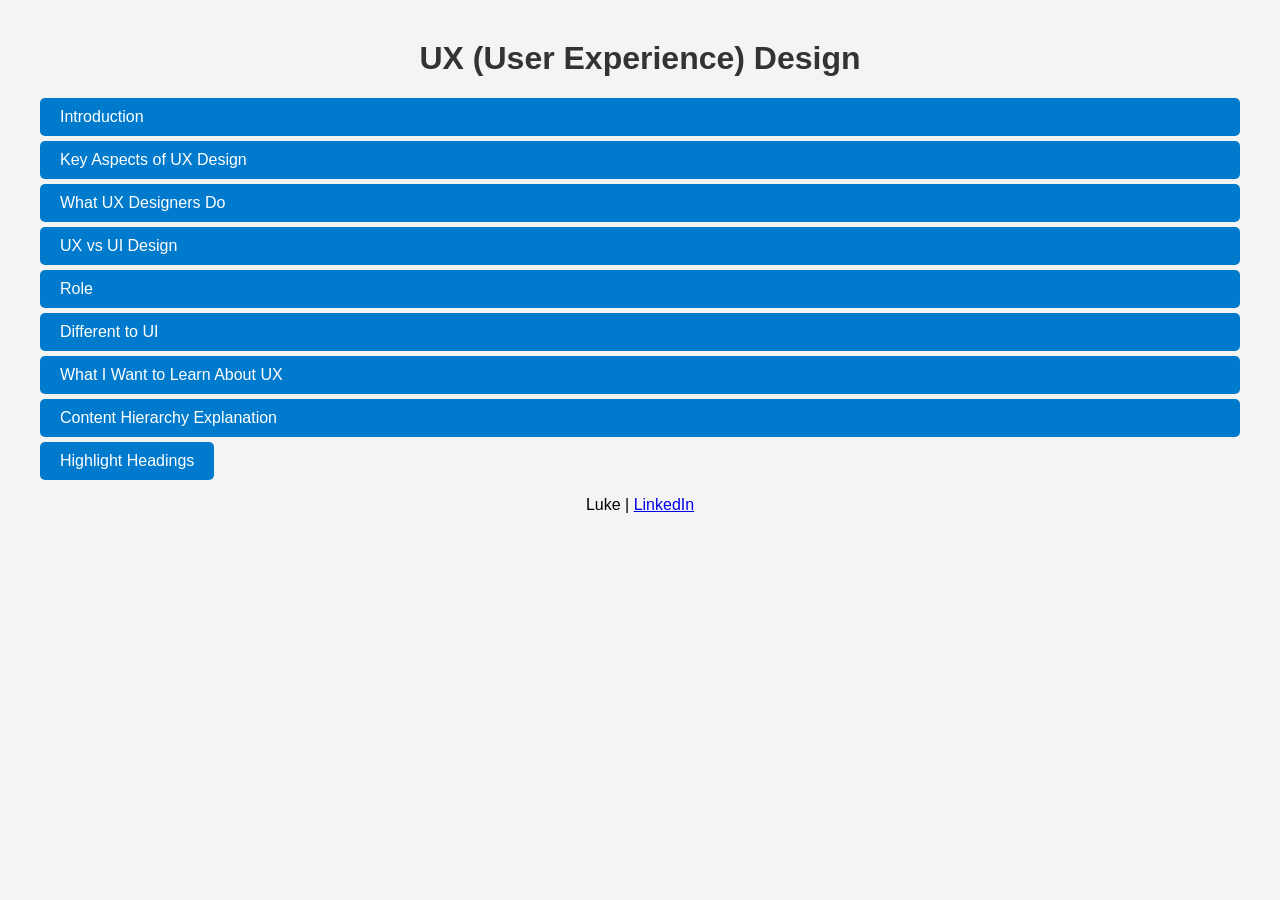
<file: index.html>
<!DOCTYPE html>
<html lang="en">
<head>
    <meta charset="UTF-8">
    <title>UX Design - HIT226 Prework</title>
    <link rel="stylesheet" href="style.css">
    <script src="script.js" defer></script>
</head>
<body>
    <header>
        <h1>UX (User Experience) Design</h1>
    </header>

    <main>
        <section id="introduction">
            <button class="accordion">Introduction</button>
            <div class="panel">
                <p>UX (User Experience) design is the process of creating products, apps, or services that are easy, efficient, and enjoyable for people to use, focusing on the user's entire journey from start to finish, not just the look. It involves understanding user needs through research, designing intuitive interactions, and ensuring the final product solves problems and provides a positive, meaningful experience, blending psychology, design, and technology.</p>
            </div>
        </section>

        <section id="key-aspects">
            <button class="accordion">Key Aspects of UX Design</button>
            <div class="panel">
                <ul>
                    <li><strong>User-Centered:</strong> Puts the user's needs, behaviors, and goals at the core of every decision.</li>
                    <li><strong>Holistic Experience:</strong> Considers the entire interaction, including branding, usability, function, and accessibility.</li>
                    <li><strong>Problem-Solving:</strong> Identifies user pain points and designs creative solutions to make tasks intuitive and seamless.</li>
                    <li><strong>Research-Driven:</strong> Uses user research, testing, and data analysis to inform design choices.</li>
                </ul>
            </div>
        </section>

        <section id="roles">
            <button class="accordion">What UX Designers Do</button>
            <div class="panel">
                <ul>
                    <li>Conduct user research to understand what users need and how they behave.</li>
                    <li>Develop user flows, wireframes, and prototypes to map out the product's structure.</li>
                    <li>Collaborate with developers and product managers to build the product.</li>
                    <li>Design for usability, accessibility, and overall satisfaction.</li>
                </ul>
            </div>
        </section>

        <section id="ux-vs-ui">
            <button class="accordion">UX vs UI Design</button>
            <div class="panel">
                <p><strong>UX (User Experience):</strong> The overall feeling and journey (the "why" and "how" of using a product).</p>
                <p><strong>UI (User Interface):</strong> The visual elements and interactive parts (colors, buttons, layout) that users see and touch.</p>
                <p>In essence, UX design makes products feel intuitive, valuable, and even delightful, ensuring people can achieve their goals effortlessly.</p>
            </div>
        </section>

        <section id="role">
            <button class="accordion">Role</button>
            <div class="panel">
                <p>UX (User Experience) designer makes digital products like apps and websites usable, enjoyable, and accessible by focusing on the how (interaction, structure, flow) rather than just the look, conducting user research, creating wireframes/prototypes, and testing designs to solve user problems and meet business goals, acting as the user's advocate. They research user needs, map journeys, design intuitive layouts, and collaborate with developers and visual (UI) designers to create seamless, efficient, and satisfying experiences.</p>
            </div>
        </section>

        <section id="different-to-ui">
            <button class="accordion">Different to UI</button>
            <div class="panel">
                <p>UX (User Experience) is the overall feeling and journey a user has with a product, focusing on research, structure, and problem-solving (the "why" and "how it works"), while UI (User Interface) is about the product's look, feel, and interactivity, dealing with visual elements like colors, buttons, and layout (the "what it looks like"). UX is the blueprint for a seamless, efficient, and enjoyable experience, whereas UI brings that blueprint to life with an attractive, user-friendly visual design.</p>
            </div>
        </section>

        <section id="my-goals">
            <button class="accordion">What I Want to Learn About UX</button>
            <div class="panel">
                <p>Throughout my understanding of UX design, I want to learn how to make apps and websites enjoyable for users. I'm very interested in the learning process of how research and testing can be incorporated to make products useable by the majority. I want to explore prototyping, to see ideas come to life.</p>
            </div>
        </section>

        <section id="content-hierarchy">
            <button class="accordion">Content Hierarchy Explanation</button>
            <div class="panel">
                <p>This page's content hierarchy:</p>
                <ul>
                    <li>H1: UX (User Experience) Design — Main Page Title</li>
                    <li>H2: Introduction — Wrapped in a &lt;section&gt; element</li>
                    <li>H2: Key Aspects of UX Design — Wrapped in a &lt;section&gt; element</li>
                    <li>H2: What UX Designers Do — Wrapped in a &lt;section&gt; element</li>
                    <li>H2: UX vs UI Design — Wrapped in a &lt;section&gt; element</li>
                    <li>H2: What I Want to Learn About UX — Wrapped in a &lt;section&gt; element</li>
                    <li>H2: Content Hierarchy Explanation — Wrapped in a &lt;section&gt; element</li>
                </ul>
                <p>Information starts from general (H1) to specific (H2), and each main section is semantically marked up with a &lt;section&gt; tag.</p>
            </div>
        </section>

        <button onclick="highlightHeadings()">Highlight Headings</button>
    </main>

    <footer>
        <p>Luke | <a href="https://www.linkedin.com/in/luke-6ab0783b5/">LinkedIn</a></p>
    </footer>
</body>
</html>
</file>
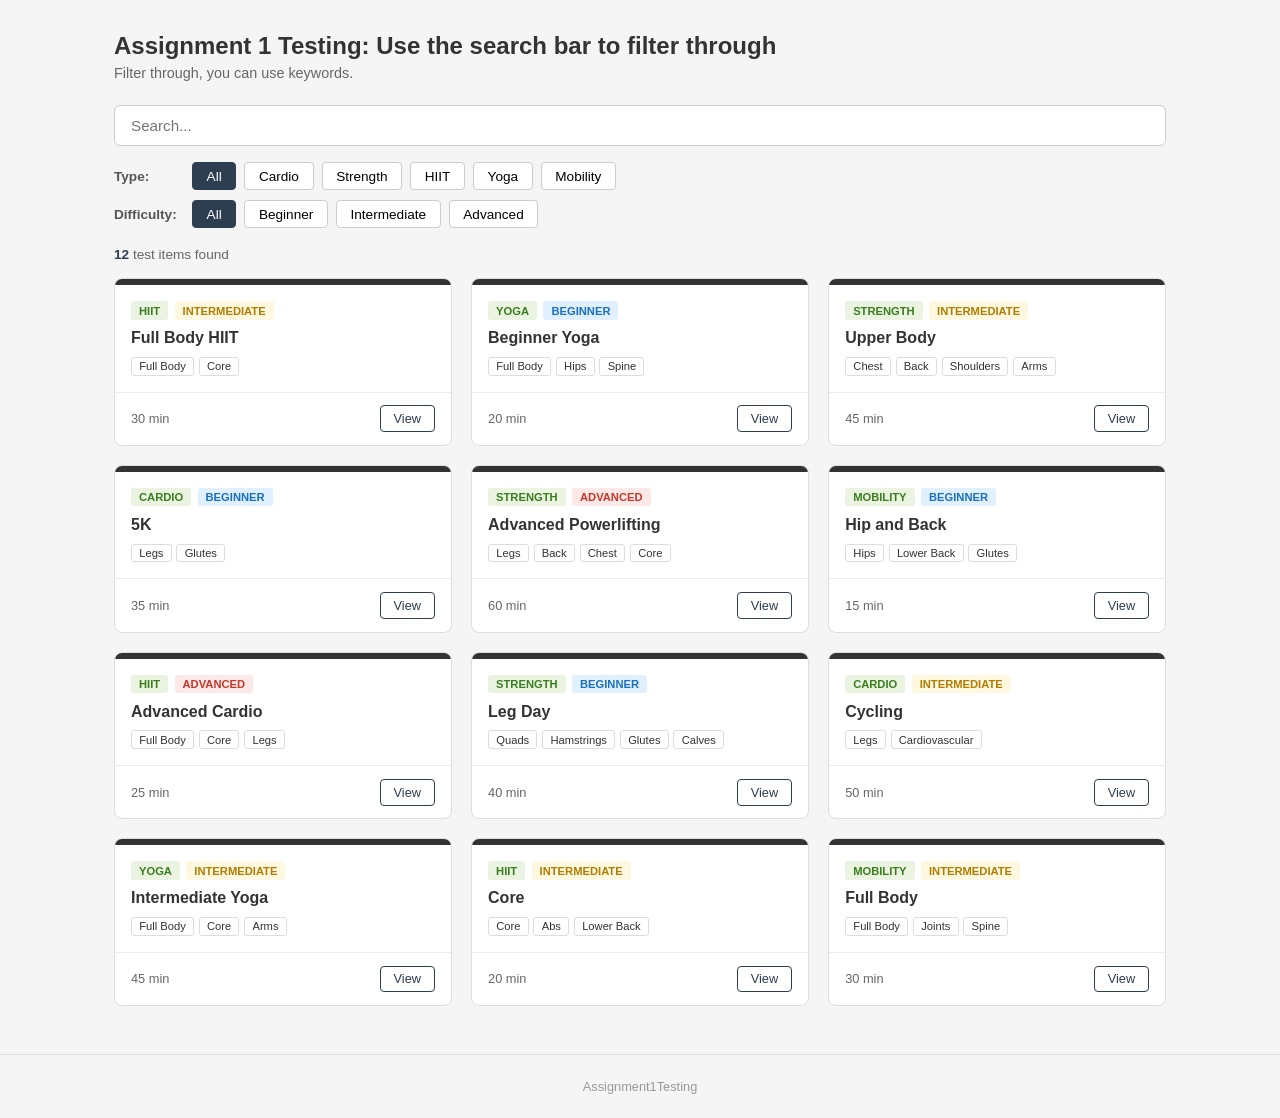
<file: assignment1/index.html>
<!DOCTYPE html>
<html lang="en">
<head>
  <meta charset="UTF-8" />
  <meta name="viewport" content="width=device-width, initial-scale=1.0"/>
  <title>Assignment1</title>
  <link rel="stylesheet" href="style.css" />
</head>
<body>
  <main>
    <div class="intro">
      <h2>Assignment 1 Testing: Use the search bar to filter through</h2>
      <p>Filter through, you can use keywords.</p>
    </div>

    <input type="text" id="searchInput" placeholder="Search..." />

    <div class="filters">
      <div class="filter-group">
        <label>Type:</label>
        <button class="filter-btn active" data-filter="type" data-value="all">All</button>
        <button class="filter-btn" data-filter="type" data-value="Cardio">Cardio</button>
        <button class="filter-btn" data-filter="type" data-value="Strength">Strength</button>
        <button class="filter-btn" data-filter="type" data-value="HIIT">HIIT</button>
        <button class="filter-btn" data-filter="type" data-value="Yoga">Yoga</button>
        <button class="filter-btn" data-filter="type" data-value="Mobility">Mobility</button>
      </div>
      <div class="filter-group">
        <label>Difficulty:</label>
        <button class="filter-btn active" data-filter="difficulty" data-value="all">All</button>
        <button class="filter-btn" data-filter="difficulty" data-value="Beginner">Beginner</button>
        <button class="filter-btn" data-filter="difficulty" data-value="Intermediate">Intermediate</button>
        <button class="filter-btn" data-filter="difficulty" data-value="Advanced">Advanced</button>
      </div>
    </div>

    <p class="result-count"><span id="resultCount">0</span> test items found</p>

    <div class="grid" id="workoutGrid"></div>
  </main>

  <footer>
    <p>Assignment1Testing</p>
  </footer>

  <script src="script.js"></script>
</body>
</html>
</file>
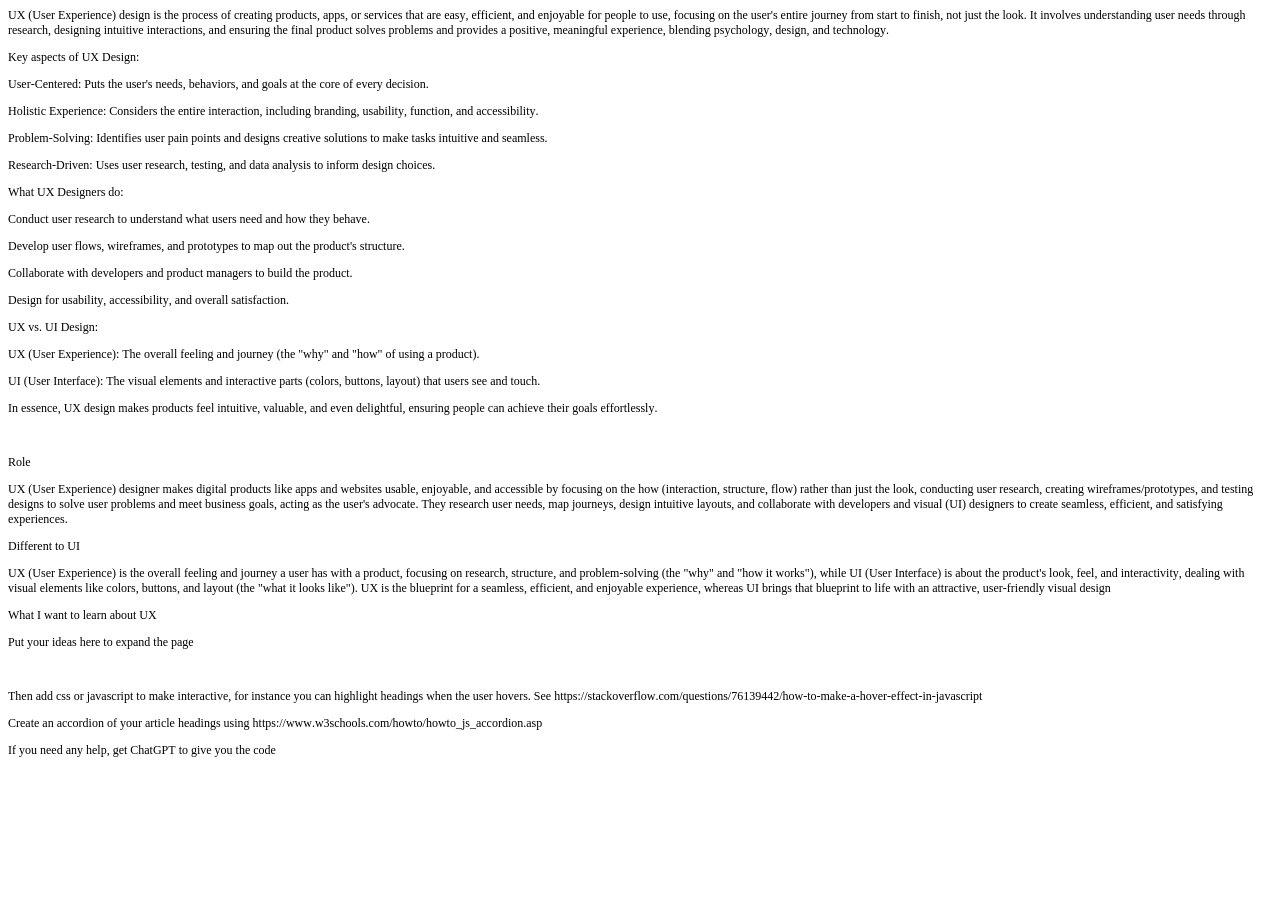
<file: UXdesign.html>
<!DOCTYPE html PUBLIC "-//W3C//DTD HTML 4.01//EN" "http://www.w3.org/TR/html4/strict.dtd">
<html>
<head>
  <meta http-equiv="Content-Type" content="text/html; charset=utf-8">
  <meta http-equiv="Content-Style-Type" content="text/css">
  <title></title>
  <meta name="Generator" content="Cocoa HTML Writer">
  <meta name="CocoaVersion" content="2487.7">
  <style type="text/css">
    p.p1 {margin: 0.0px 0.0px 12.0px 0.0px; font: 12.0px Times; -webkit-text-stroke: #000000}
    p.p2 {margin: 0.0px 0.0px 12.0px 0.0px; font: 12.0px Times; -webkit-text-stroke: #000000; min-height: 14.0px}
    span.s1 {font-kerning: none}
  </style>
</head>
<body>
<p class="p1"><span class="s1">UX (User Experience) design is the process of creating products, apps, or services that are easy, efficient, and enjoyable for people to use, focusing on the user's entire journey from start to finish, not just the look. It involves understanding user needs through research, designing intuitive interactions, and ensuring the final product solves problems and provides a positive, meaningful experience, blending psychology, design, and technology.<span class="Apple-converted-space"> </span></span></p>
<p class="p1"><span class="s1">Key aspects of UX Design:</span></p>
<p class="p1"><span class="s1">User-Centered: Puts the user's needs, behaviors, and goals at the core of every decision.</span></p>
<p class="p1"><span class="s1">Holistic Experience: Considers the entire interaction, including branding, usability, function, and accessibility.</span></p>
<p class="p1"><span class="s1">Problem-Solving: Identifies user pain points and designs creative solutions to make tasks intuitive and seamless.</span></p>
<p class="p1"><span class="s1">Research-Driven: Uses user research, testing, and data analysis to inform design choices.<span class="Apple-converted-space"> </span></span></p>
<p class="p1"><span class="s1">What UX Designers do:</span></p>
<p class="p1"><span class="s1">Conduct user research to understand what users need and how they behave.</span></p>
<p class="p1"><span class="s1">Develop user flows, wireframes, and prototypes to map out the product's structure.</span></p>
<p class="p1"><span class="s1">Collaborate with developers and product managers to build the product.</span></p>
<p class="p1"><span class="s1">Design for usability, accessibility, and overall satisfaction.<span class="Apple-converted-space"> </span></span></p>
<p class="p1"><span class="s1">UX vs. UI Design:</span></p>
<p class="p1"><span class="s1">UX (User Experience): The overall feeling and journey (the "why" and "how" of using a product).</span></p>
<p class="p1"><span class="s1">UI (User Interface): The visual elements and interactive parts (colors, buttons, layout) that users see and touch.<span class="Apple-converted-space"> </span></span></p>
<p class="p1"><span class="s1">In essence, UX design makes products feel intuitive, valuable, and even delightful, ensuring people can achieve their goals effortlessly.<span class="Apple-converted-space"> </span></span></p>
<p class="p2"><span class="s1"></span><br></p>
<p class="p1"><span class="s1">Role</span></p>
<p class="p1"><span class="s1">UX (User Experience) designer makes digital products like apps and websites usable, enjoyable, and accessible by focusing on the how (interaction, structure, flow) rather than just the look, conducting user research, creating wireframes/prototypes, and testing designs to solve user problems and meet business goals, acting as the user's advocate. They research user needs, map journeys, design intuitive layouts, and collaborate with developers and visual (UI) designers to create seamless, efficient, and satisfying experiences.  </span></p>
<p class="p1"><span class="s1">Different to UI</span></p>
<p class="p1"><span class="s1">UX (User Experience) is the overall feeling and journey a user has with a product, focusing on research, structure, and problem-solving (the "why" and "how it works"), while UI (User Interface) is about the product's look, feel, and interactivity, dealing with visual elements like colors, buttons, and layout (the "what it looks like"). UX is the blueprint for a seamless, efficient, and enjoyable experience, whereas UI brings that blueprint to life with an attractive, user-friendly visual design</span></p>
<p class="p1"><span class="s1">What I want to learn about UX</span></p>
<p class="p1"><span class="s1">Put your ideas here to expand the page</span></p>
<p class="p2"><span class="s1"></span><br></p>
<p class="p1"><span class="s1">Then add css or javascript to make interactive, for instance you can highlight headings when the user hovers. See https://stackoverflow.com/questions/76139442/how-to-make-a-hover-effect-in-javascript</span></p>
<p class="p1"><span class="s1">Create an accordion of your article headings using https://www.w3schools.com/howto/howto_js_accordion.asp</span></p>
<p class="p1"><span class="s1">If you need any help, get ChatGPT to give you the code</span></p>
<p class="p2"><span class="s1"></span><br></p>
<p class="p2"><span class="s1"></span><br></p>
</body>
</html>
</file>
<file: style.css>
body {
    font-family: Arial, sans-serif;
    margin: 40px;
    background-color: #f4f4f4;
}

header, footer {
    text-align: center;
    margin-bottom: 20px;
}

h1 {
    color: #333;
}

button.accordion {
    background-color: #007acc;
    color: #fff;
    cursor: pointer;
    padding: 10px 20px;
    width: 100%;
    border: none;
    text-align: left;
    outline: none;
    font-size: 16px;
    border-radius: 5px;
    margin-bottom: 5px;
}

button.accordion:hover {
    background-color: #005f99;
}

div.panel {
    padding: 0 20px;
    background-color: #fff;
    display: none;
    overflow: hidden;
    margin-bottom: 10px;
    border-left: 3px solid #007acc;
}

button {
    padding: 10px 20px;
    cursor: pointer;
    background-color: #007acc;
    color: #fff;
    border: none;
    border-radius: 5px;
    font-size: 16px;
}

button:hover {
    background-color: #005f99;
}
</file>
<file: assignment1/style.css>
* {
  box-sizing: border-box;
  margin: 0;
  padding: 0;
}

body {
  font-family: Arial, sans-serif;
  background-color: #f5f5f5;
  color: #333;
}

header {
  background-color: #2c3e50;
  color: white;
  padding: 1rem 2rem;
  display: flex;
  justify-content: space-between;
  align-items: center;
}

header h1 {
  font-size: 1.4rem;
}

nav a {
  color: white;
  text-decoration: none;
  margin-left: 1.2rem;
  font-size: 0.9rem;
}

nav a:hover {
  text-decoration: underline;
}

main {
  max-width: 1100px;
  margin: 2rem auto;
  padding: 0 1.5rem;
}

.intro {
  margin-bottom: 1.5rem;
}

.intro h2 {
  font-size: 1.5rem;
  margin-bottom: 0.3rem;
}

.intro p {
  color: #666;
  font-size: 0.9rem;
}

#searchInput {
  width: 100%;
  padding: 0.7rem 1rem;
  font-size: 0.95rem;
  border: 1px solid #ccc;
  border-radius: 6px;
  margin-bottom: 1rem;
  outline: none;
}

#searchInput:focus {
  border-color: #2c3e50;
}

.filters {
  display: flex;
  flex-direction: column;
  gap: 0.6rem;
  margin-bottom: 1.2rem;
}

.filter-group {
  display: flex;
  flex-wrap: wrap;
  align-items: center;
  gap: 0.5rem;
}

.filter-group label {
  font-size: 0.85rem;
  font-weight: bold;
  color: #555;
  width: 70px;
}

.filter-btn {
  padding: 0.35rem 0.85rem;
  font-size: 0.85rem;
  border: 1px solid #ccc;
  border-radius: 4px;
  background: white;
  cursor: pointer;
  transition: all 0.15s;
}

.filter-btn:hover {
  border-color: #2c3e50;
  color: #2c3e50;
}

.filter-btn.active {
  background-color: #2c3e50;
  color: white;
  border-color: #2c3e50;
}

.result-count {
  font-size: 0.85rem;
  color: #666;
  margin-bottom: 1rem;
}

.result-count span {
  font-weight: bold;
  color: #2c3e50;
}

.grid {
  display: grid;
  grid-template-columns: repeat(auto-fill, minmax(280px, 1fr));
  gap: 1.2rem;
}

.card {
  background: white;
  border: 1px solid #ddd;
  border-radius: 8px;
  overflow: hidden;
  display: flex;
  flex-direction: column;
}

.card:hover {
  border-color: #aaa;
}

.card-top {
  height: 6px;
}

.card-body {
  padding: 1rem;
  flex: 1;
}

.card-tags {
  display: flex;
  gap: 0.4rem;
  margin-bottom: 0.6rem;
  flex-wrap: wrap;
}

.tag {
  font-size: 0.7rem;
  padding: 0.2rem 0.5rem;
  border-radius: 3px;
  font-weight: bold;
  text-transform: uppercase;
}

.tag-type {
  background-color: #eaf4e1;
  color: #3a7d1e;
}

.tag-beginner {
  background-color: #e0f0ff;
  color: #1a6fbf;
}

.tag-intermediate {
  background-color: #fff8e0;
  color: #b07d00;
}

.tag-advanced {
  background-color: #fde8e8;
  color: #c0392b;
}

.card-body h3 {
  font-size: 1rem;
  margin-bottom: 0.4rem;
}

.card-body p {
  font-size: 0.85rem;
  color: #666;
  line-height: 1.5;
}

.muscles {
  display: flex;
  flex-wrap: wrap;
  gap: 0.3rem;
  margin-top: 0.6rem;
}

.muscle {
  font-size: 0.7rem;
  padding: 0.15rem 0.45rem;
  border: 1px solid #ddd;
  border-radius: 3px;
  color: #333;
}

.card-footer {
  padding: 0.8rem 1rem;
  border-top: 1px solid #eee;
  display: flex;
  justify-content: space-between;
  align-items: center;
}

.card-meta {
  font-size: 0.8rem;
  color: #666;
  display: flex;
  gap: 1rem;
}

.btn-view {
  font-size: 0.8rem;
  padding: 0.3rem 0.8rem;
  background: white;
  border: 1px solid #2c3e50;
  color: #2c3e50;
  border-radius: 4px;
  cursor: pointer;
}

.btn-view:hover {
  background: #2c3e50;
  color: white;
}

.empty {
  grid-column: 1 / -1;
  text-align: center;
  padding: 3rem;
  color: #999;
}

footer {
  text-align: center;
  padding: 1.5rem;
  font-size: 0.8rem;
  color: #999;
  margin-top: 3rem;
  border-top: 1px solid #ddd;
}

@media (max-width: 600px) {
  header {
    flex-direction: column;
    gap: 0.5rem;
    text-align: center;
  }

  nav a {
    margin: 0 0.5rem;
  }

  .grid {
    grid-template-columns: 1fr;
  }

  .filter-group label {
    width: 100%;
  }
}
</file>
